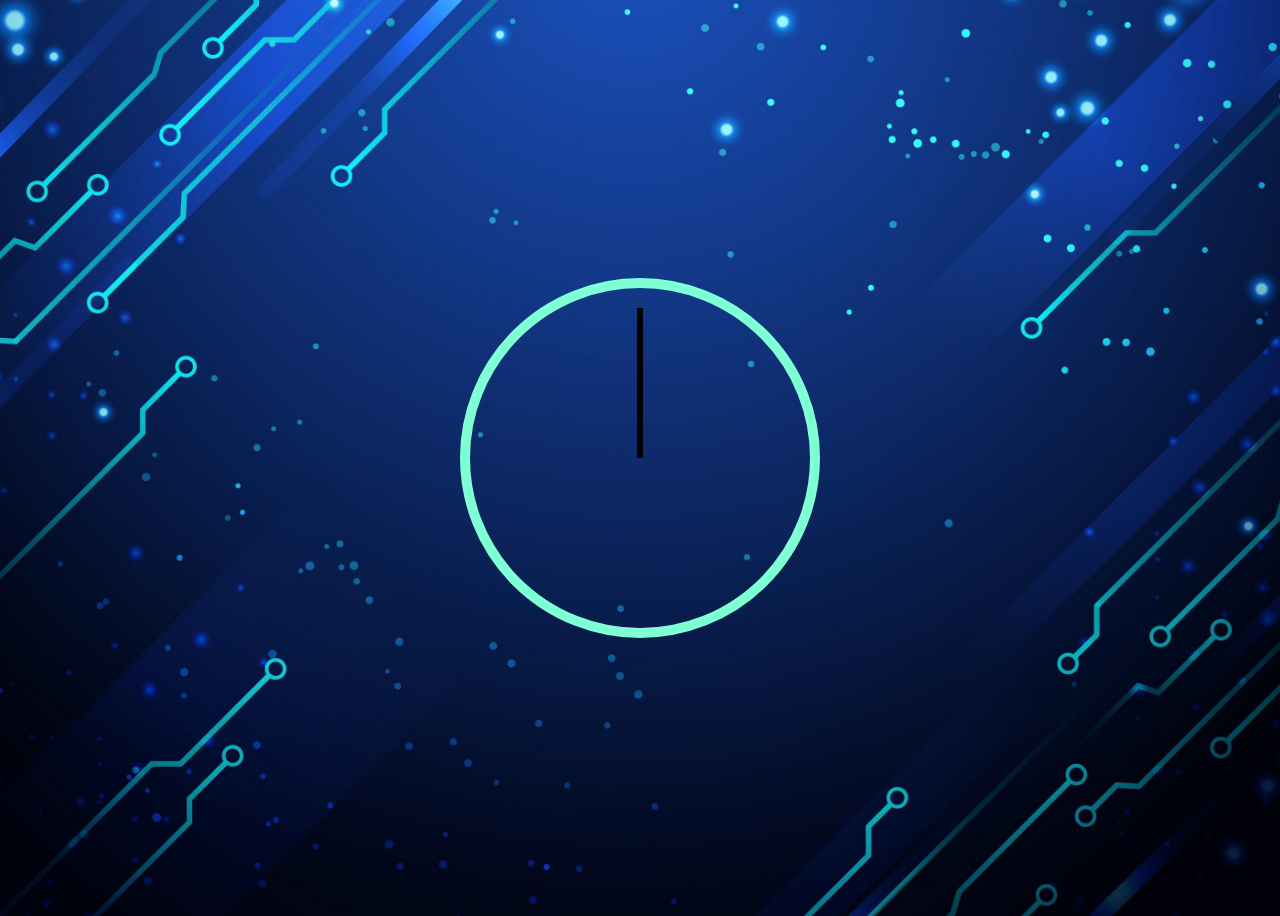
<file: 2. reloj_digital/index.html>
<!DOCTYPE html>
<html lang="es">
  <head>
    <meta charset="UTF-8" />
    <meta name="viewport" content="width=device-width, initial-scale=1.0" />
    <link rel="stylesheet" href="./css/styles.css" />
    <title>Reloj</title>
  </head>
  <body>
    <div class="clock">
      <div class="clock_face">
        <div class="hand hour-hand"></div>
        <div class="hand min-hand"></div>
        <div class="hand second-hand"></div>
      </div>
    </div>
    <script src="./js/script.js"></script>
  </body>
</html>
</file>
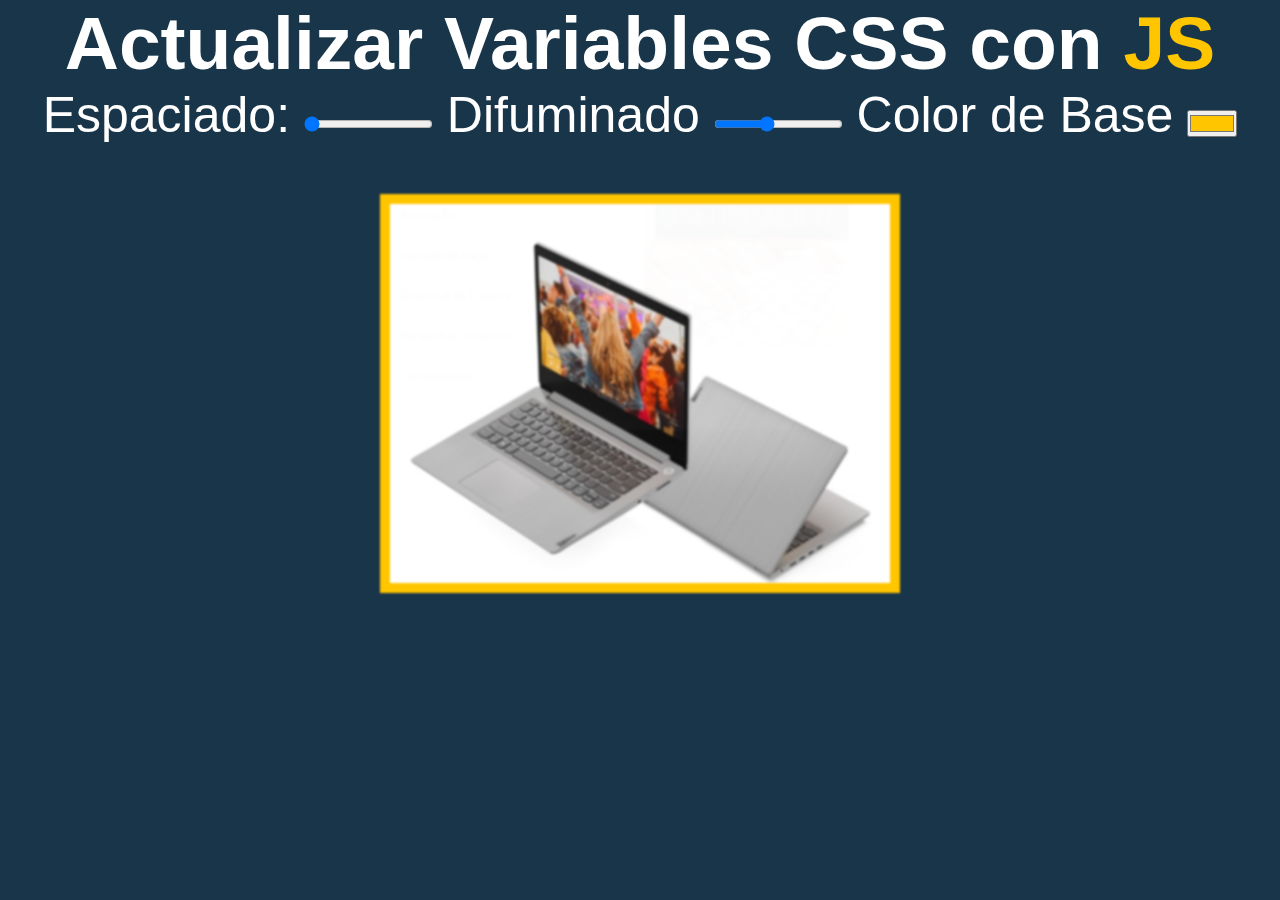
<file: playing_with_css/index.html>
<!DOCTYPE html>
<html lang="es">
  <head>
    <meta charset="UTF-8" />
    <meta name="viewport" content="width=device-width, initial-scale=1.0" />
    <title>Jugar con CSS y Js</title>
    <link rel="stylesheet" href="style.css" />
  </head>
  <body>
    <h2>Actualizar Variables CSS con <span class="h1">JS</span></h2>
    <div class="controls">
      <label for="spacing">Espaciado:</label>
      <input
        type="range"
        name="spacing"
        id="spacing"
        min="10"
        max="200"
        value="10"
        data-sizing="px"
      />
      <label for="blur">Difuminado</label>
      <input
        type="range"
        name="blur"
        id="blur"
        min="0"
        max="25"
        value="10"
        data-sizing="px"
      />
      <label for="base">Color de Base</label>
      <input type="color" name="base" id="base" value="#ffc600" />
    </div>
    <img src="lenovo.png" alt="" width="500" />
    <script src="script.js"></script>
  </body>
</html>
</file>
<file: 2. reloj_digital/css/styles.css>
html {
  background: url(../img/fondo.jpg);
  background-size: cover;
  background-repeat: no-repeat;
  background-position: center;
  font-family: "Franklin Gothic Medium", "Arial Narrow", Arial, sans-serif;
  text-align: center;
  font-size: 10px;
}
body{
  font-size: 2rem;
  display: flex;
  flex: 1;
  min-height: 100vh;
  align-items: center;
}
.clock {
  width: 30rem;
  height: 30rem;
  border: 10px solid aquamarine;
  border-radius: 50%;
  margin: 50px auto;
  position: relative;
  padding: 2rem;
  box-shadow: 0 0 0px 4px rgba(0, 0, 0, 0.2) inset 0 0 0 30px #eeeeee,
    inset 0 0 10px black, 0 0 10px rgba(0, 0, 0, 0.2);
}
.clock_face {
  position: relative;
  width: 50%;
  height: 100%;
  transform: translateY(-3px);
}
.hand {
  width: 100%;
  height: 6px;
  background-color: black;
  position: absolute;
  top: 50%;
  transform-origin: 100%;
  transform: rotate(90deg);
  transition: all 0.05s;
  transition-timing-function: cubic-bezier(0.1, 2.7, 0.58, 1);
  
}

.hour-hand{
  background-color: red;
}

.min-hand{
  background-color: blue;
}
</file>
<file: playing_with_css/style.css>
:root {
  --base: #ffc600;
  --spacing: 10px;
  --blur: 1px;
}

img {
  padding: var(--spacing);
  background: var(--base);
  filter: blur(var(--blur));
}
.h1 {
  color: var(--base);
}
* {
  padding: 0;
  margin: 0;
}

body {
  text-align: center;
}

body {
  background: #193549;
  color: white;
  font-family: Helvetica, sans-serif;
  font-weight: 100;
  font-size: 50px;
}

.controls {
  margin-bottom: 50px;
}
</file>
